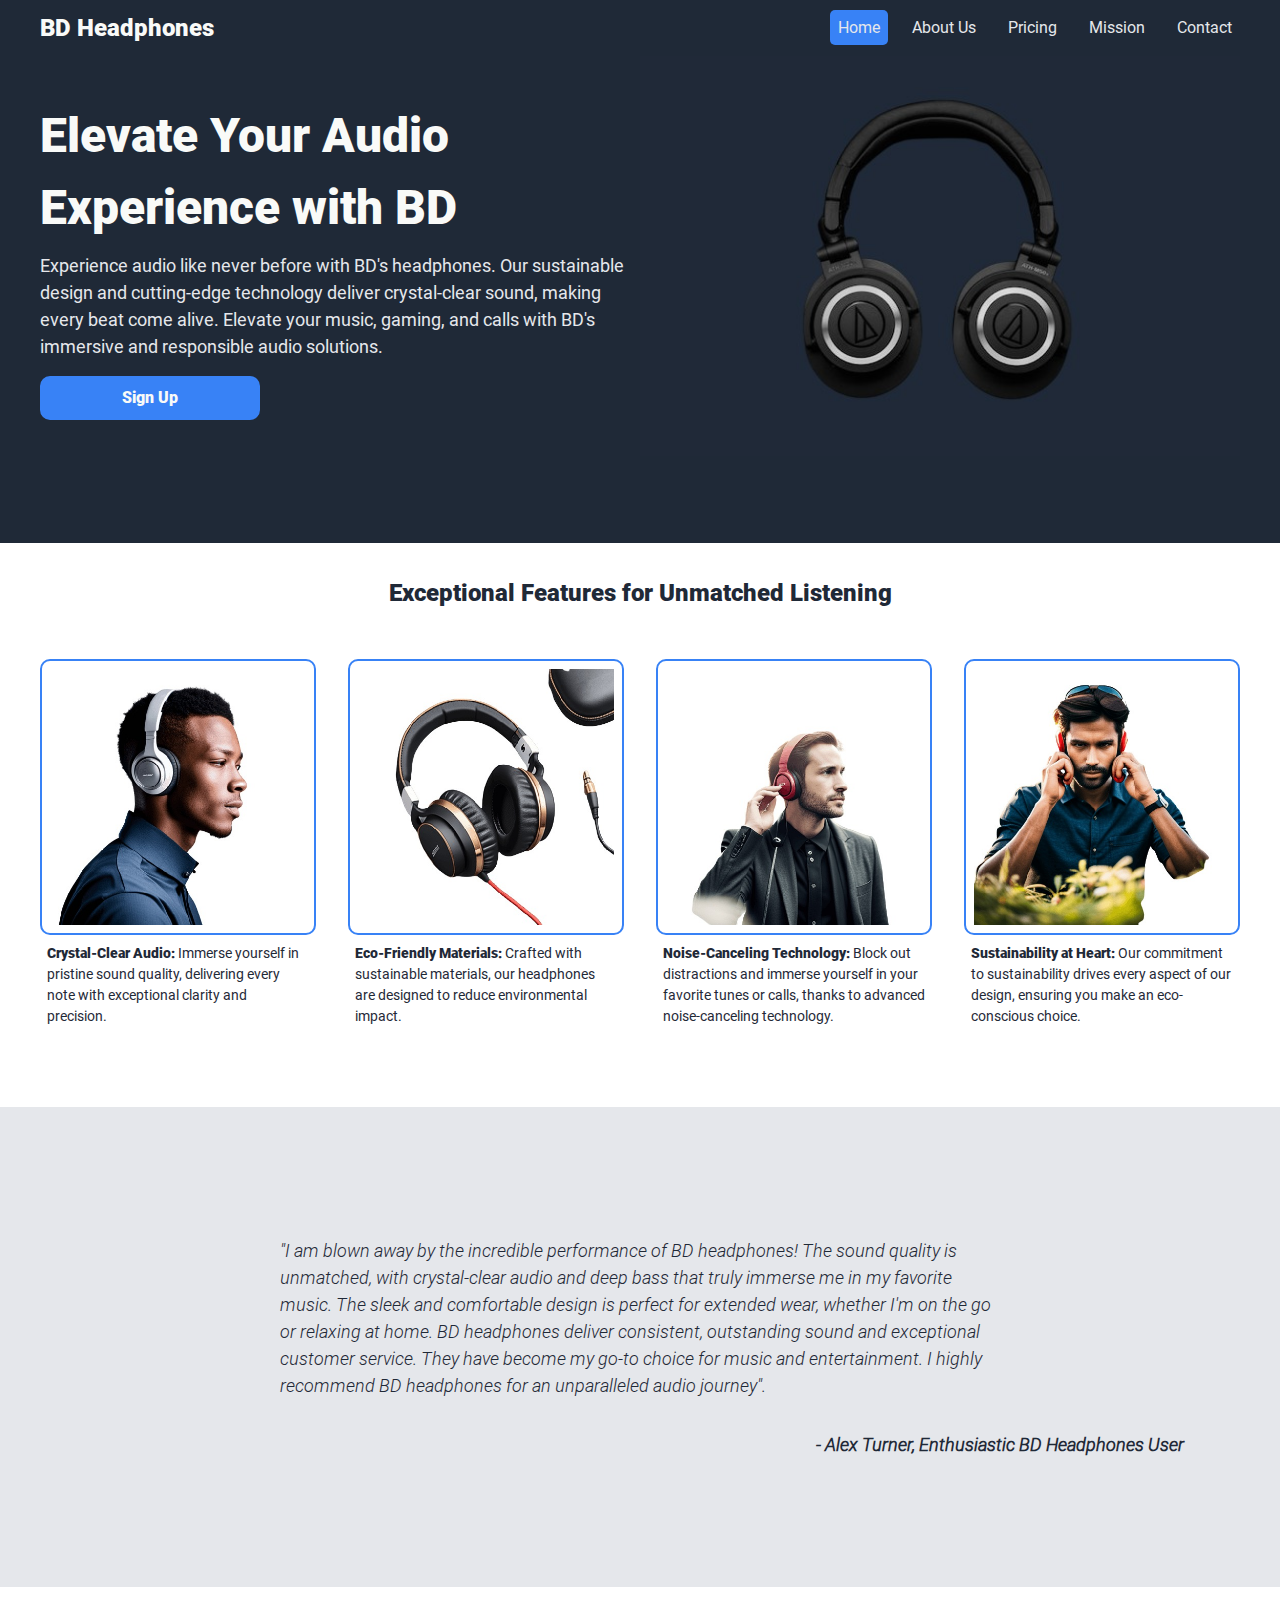
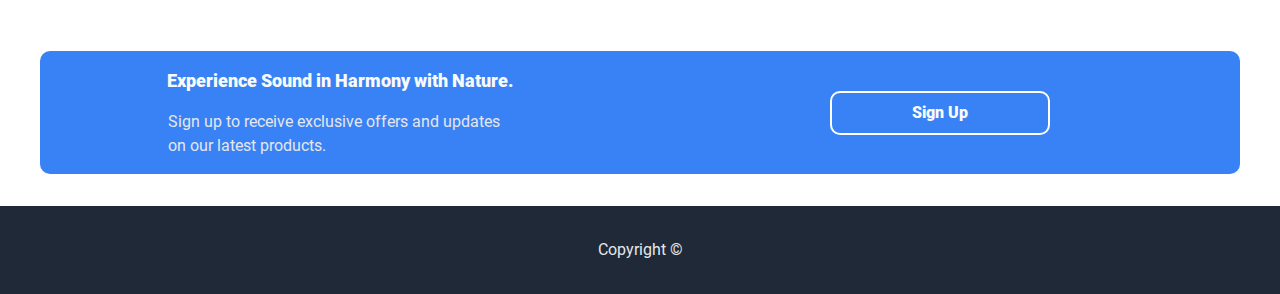
<file: index.html>
<!DOCTYPE html>
<html lang="en">
<head>
    <meta charset="UTF-8">
    <meta name="viewport" content="width=device-width, initial-scale=1.0">
    <link rel="stylesheet" href="main.css">
    <link rel="icon" type="image/x-icon" href="assets/images/favicon.png">
    <title>BD Headphones</title>
</head>
<body>
    <header class="navbar container-wide">
        <nav class="navbar-links container">
            <div class="navbar-logo">
                <h2 class="navbar-logo-text"><a href="./index.html">BD Headphones</a></h2>
            </div>
            <ul>
                <li><a class="nav-selected" href="#">Home</a></li>
                <li><a href="./about.html">About Us</a></li>
                <li><a href="./pricing.html">Pricing</a></li>
                <li><a href="./sustainability.html">Mission</a></li>
                <li><a href="./contact.html">Contact</a></li>
            </ul>
        </nav>
    </header>
    <main>
        <section class="hero container-wide">
            <div class="hero-content container">
                <div class="hero-text">
                    <h1>Elevate Your Audio Experience with BD</h1>
                    <p>
                        Experience audio like never before with BD's headphones.
                        Our sustainable design and cutting-edge technology deliver crystal-clear sound, making every beat come alive.
                        Elevate your music, gaming, and calls with BD's immersive and responsible audio solutions.
                    </p>
                    <button class="hero-btn button">Sign Up</button>
                </div>
                <picture class="hero-img">
                    <img src="./assets/images/hero-img.jpg" alt="BD Headphones - Elevate Your Audio Experience">
                </picture>
            </div>
        </section>
        <section class="features-section container-wide">
            <h2 class="features-header">Exceptional Features for Unmatched Listening</h2>
            <div class="features-content container">
                <figure class="features">
                    <picture class="features-img">
                        <img src="./assets/images/feature-img-1.jpg" alt="Crystal-Clear Audio - Immerse yourself in pristine sound quality">
                    </picture>
                    <figcaption><span>Crystal-Clear Audio:</span> Immerse yourself in pristine sound quality, delivering every note with exceptional clarity and precision.</figcaption>
                </figure>
                <figure class="features">
                    <picture class="features-img">
                        <img src="./assets/images/feature-img-2.jpg" alt="Eco-Friendly Materials - Crafted with sustainable materials">
                    </picture>
                    <figcaption><span>Eco-Friendly Materials:</span> Crafted with sustainable materials, our headphones are designed to reduce environmental impact.</figcaption>
                </figure>
                <figure class="features">
                    <picture class="features-img">
                        <img src="./assets/images/feature-img-3.jpg" alt="Noise-Canceling Technology - Block out distractions and immerse yourself in your favorite tunes or calls">
                    </picture>
                    <figcaption><span>Noise-Canceling Technology:</span> Block out distractions and immerse yourself in your favorite tunes or calls, thanks to advanced noise-canceling technology.</figcaption>
                </figure>
                <figure class="features">
                    <picture class="features-img">
                        <img src="./assets/images/feature-img-4.jpg" alt="Sustainability at Heart - Our commitment to sustainability drives every aspect of our design">
                    </picture>
                    <figcaption><span>Sustainability at Heart:</span> Our commitment to sustainability drives every aspect of our design, ensuring you make an eco-conscious choice.</figcaption>
                </figure>
            </div>
        </section>
        <section class="testimonial container-wide">
            <blockquote class="testimonial-content container">
                <p class="testimonial-text">
                    "I am blown away by the incredible performance of BD headphones!
                    The sound quality is unmatched, with crystal-clear audio and deep bass that truly immerse me in my favorite music.
                    The sleek and comfortable design is perfect for extended wear, whether I'm on the go or relaxing at home.
                    BD headphones deliver consistent, outstanding sound and exceptional customer service.
                    They have become my go-to choice for music and entertainment.
                    I highly recommend BD headphones for an unparalleled audio journey".
                </p>
                <div class="author-container">
                    <p class="testimonial-author">- Alex Turner, Enthusiastic BD Headphones User</p>
                </div>
            </blockquote>
        </section>
        <section class="cta container">
            <div class="cta-text">
                <h3>Experience Sound in Harmony with Nature.</h3>
                <p>Sign up to receive exclusive offers and updates on our latest products.</p>
            </div>
            <div class="cta-btn container">
                <button class="button">Sign Up</button>
            </div>
        </section>
    </main>
    <footer class="footer container-wide">
        <p>Copyright ©</p>
    </footer>
</body>
</html>
</file>
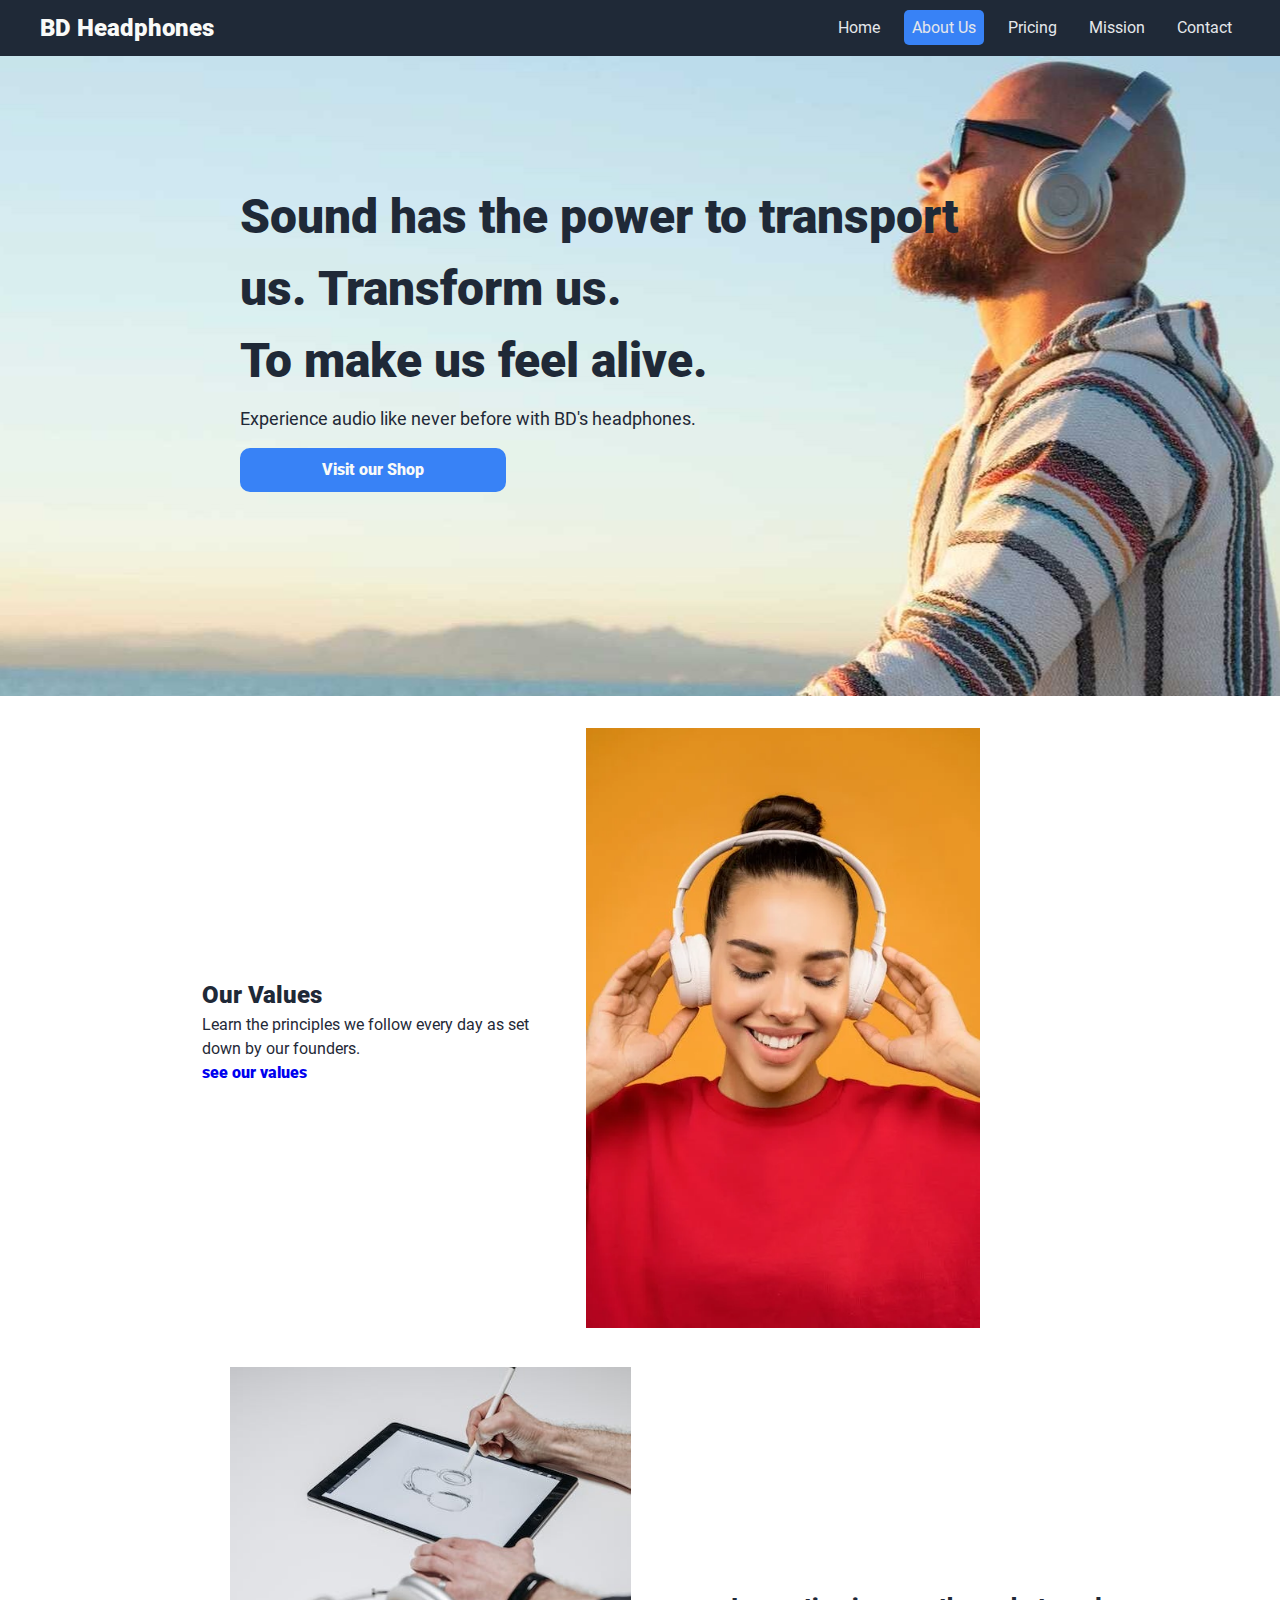
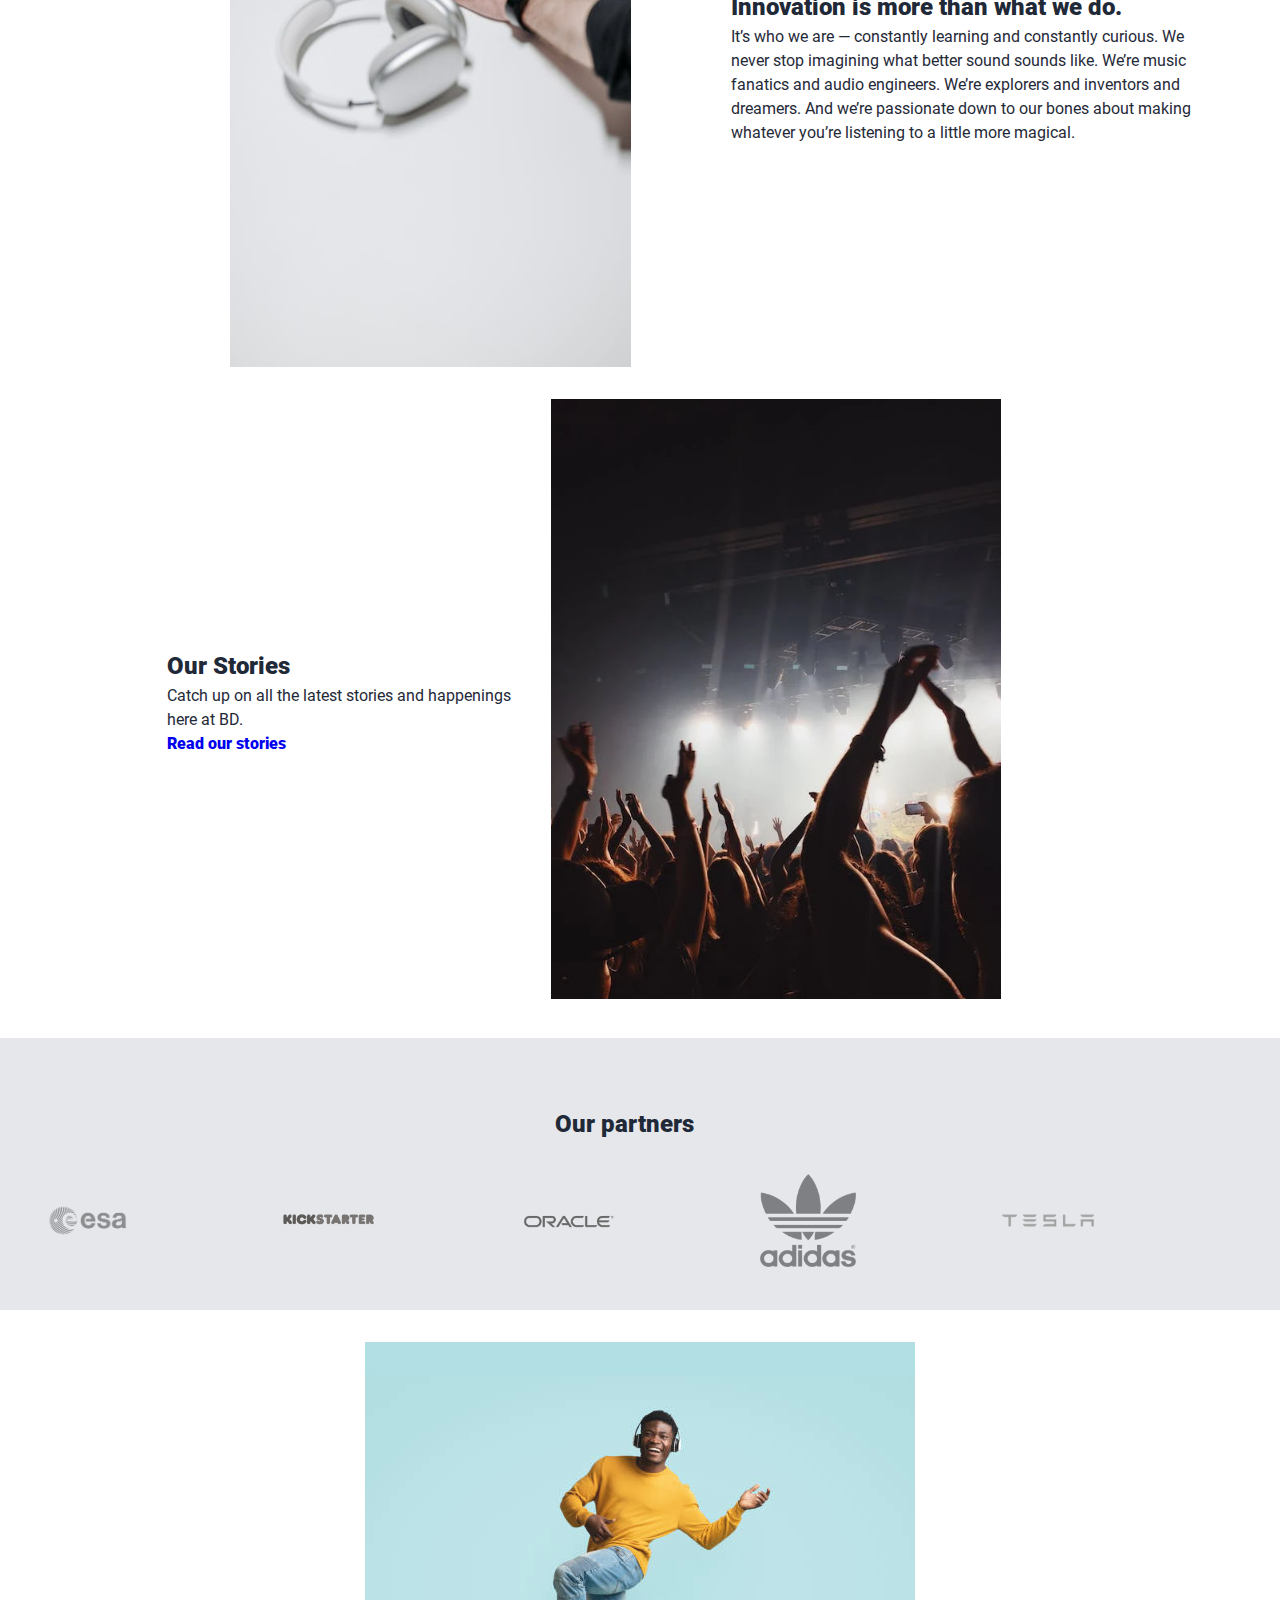
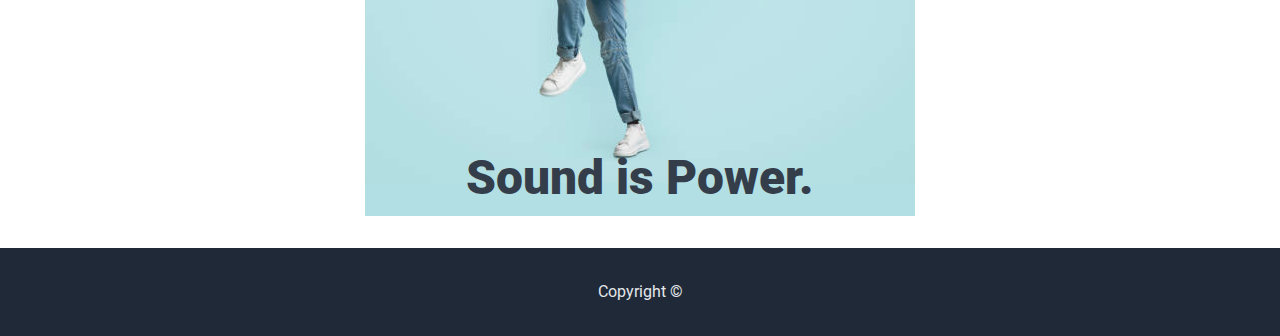
<file: about.html>
<!DOCTYPE html>
<html lang="en">
<head>
	<meta charset="UTF-8">
	<meta name="viewport" content="width=device-width, initial-scale=1.0">
	<link rel="stylesheet" href="main.css">
	<link rel="icon" type="image/x-icon" href="assets/images/favicon.png">
	<title>BD Headphones - About us</title>
</head>
<body>
	<header class="navbar container-wide">
		<nav class="navbar-links container">
			<div class="navbar-logo">
			<h2 class="navbar-logo-text"><a href="./index.html">BD Headphones</a></h2>
			</div>
			<ul>
				<li><a href="./index.html">Home</a></li>
				<li><a class="nav-selected" href="./about.html">About Us</a></li>
				<li><a href="./pricing.html">Pricing</a></li>
				<li><a href="./sustainability.html">Mission</a></li>
				<li><a href="./contact.html">Contact</a></li>
			</ul>
		</nav>
	</header>
	<main class="about-main">
		<section class="about-hero container-wide">
			<div class="about-hero-content container">
				<div class="about-hero-text">
					<h1>Sound has the power to transport us. Transform us. <br/>To make us feel alive. </h1>
					<p> 
						Experience audio like never before with BD's headphones.
					</p>
					<a href="./pricing.html"><button class="hero-btn button">Visit our Shop</button></a>
				</div>
			</div>
		</section>
		<section class="values-section container-wide">
			<div class="values-text container">
				<h2>Our Values</h2>
				<p>Learn the principles we follow every day as set down by our founders.</p>
				<a href="#"><h4>see our values</h4></a>
			</div>
			<figure class="values-img">
				<img src="./assets/images/experience.webp" alt="feature-1" loading="lazy">
			</figure>
		</section>
		<section class="innovation-section container-wide">
			<div class="innovation-img">
				<img src="./assets/images/Innvation.jpeg" alt="feature-1" loading="lazy">
			</div>
			<div class="innovation-text">
				<h2>Innovation is more than what we do.</h2>
				<p>
					It’s who we are — constantly learning and constantly curious. 
					We never stop imagining what better sound sounds like. We’re music fanatics and audio engineers. 
					We’re explorers and inventors and dreamers. 
					And we’re passionate down to our bones about making whatever you’re listening to a little more magical.
				</p>
			</div>
		</section>
		<section class="values-section container-wide">
			<div class="values-text container">
				<h2>Our Stories</h2>
				<p>Catch up on all the latest stories and happenings here at BD.</p>
				<a href="#"><h4>Read our stories</h4></a>
			</div>
			<figure class="values-img">
				<img src="./assets/images/concert.webp" alt="feature-1" loading="lazy">
			</figure>
		</section>
		<section class="partners container">
			<div class="partners-content container">
				<h2 class="partners-header-text">Our partners</h2>
				<div class="partners-img">
					<a href="https://www.esa.int/" target="_blank"><img src="./assets/images/esa.png"></a>
					<a href="https://www.kickstarter.com/" target="_blank"><img src="./assets/images/kickstarter-grey-logo.png"></a>
					<a href="https://www.oracle.com/" target="_blank"><img src="./assets/images/oracle.png"></a>
					<a href="https://www.adidas.com/us" target="_blank"><img src="./assets/images/adidas.png"></a>
					<a href="https://www.tesla.com/en_eu" target="_blank"><img src="./assets/images/tesla.png"></a>
				</div>
			</div>
		</section>
		<section class="ad-section container-wide">
			<div class="ad-text container">
				<h2>Sound is Power.</h2>
			</div>
		</section>   
	</main>
	<footer class="footer container">
		<p>Copyright ©</p>
	</footer>
</body>
</html>
</file>
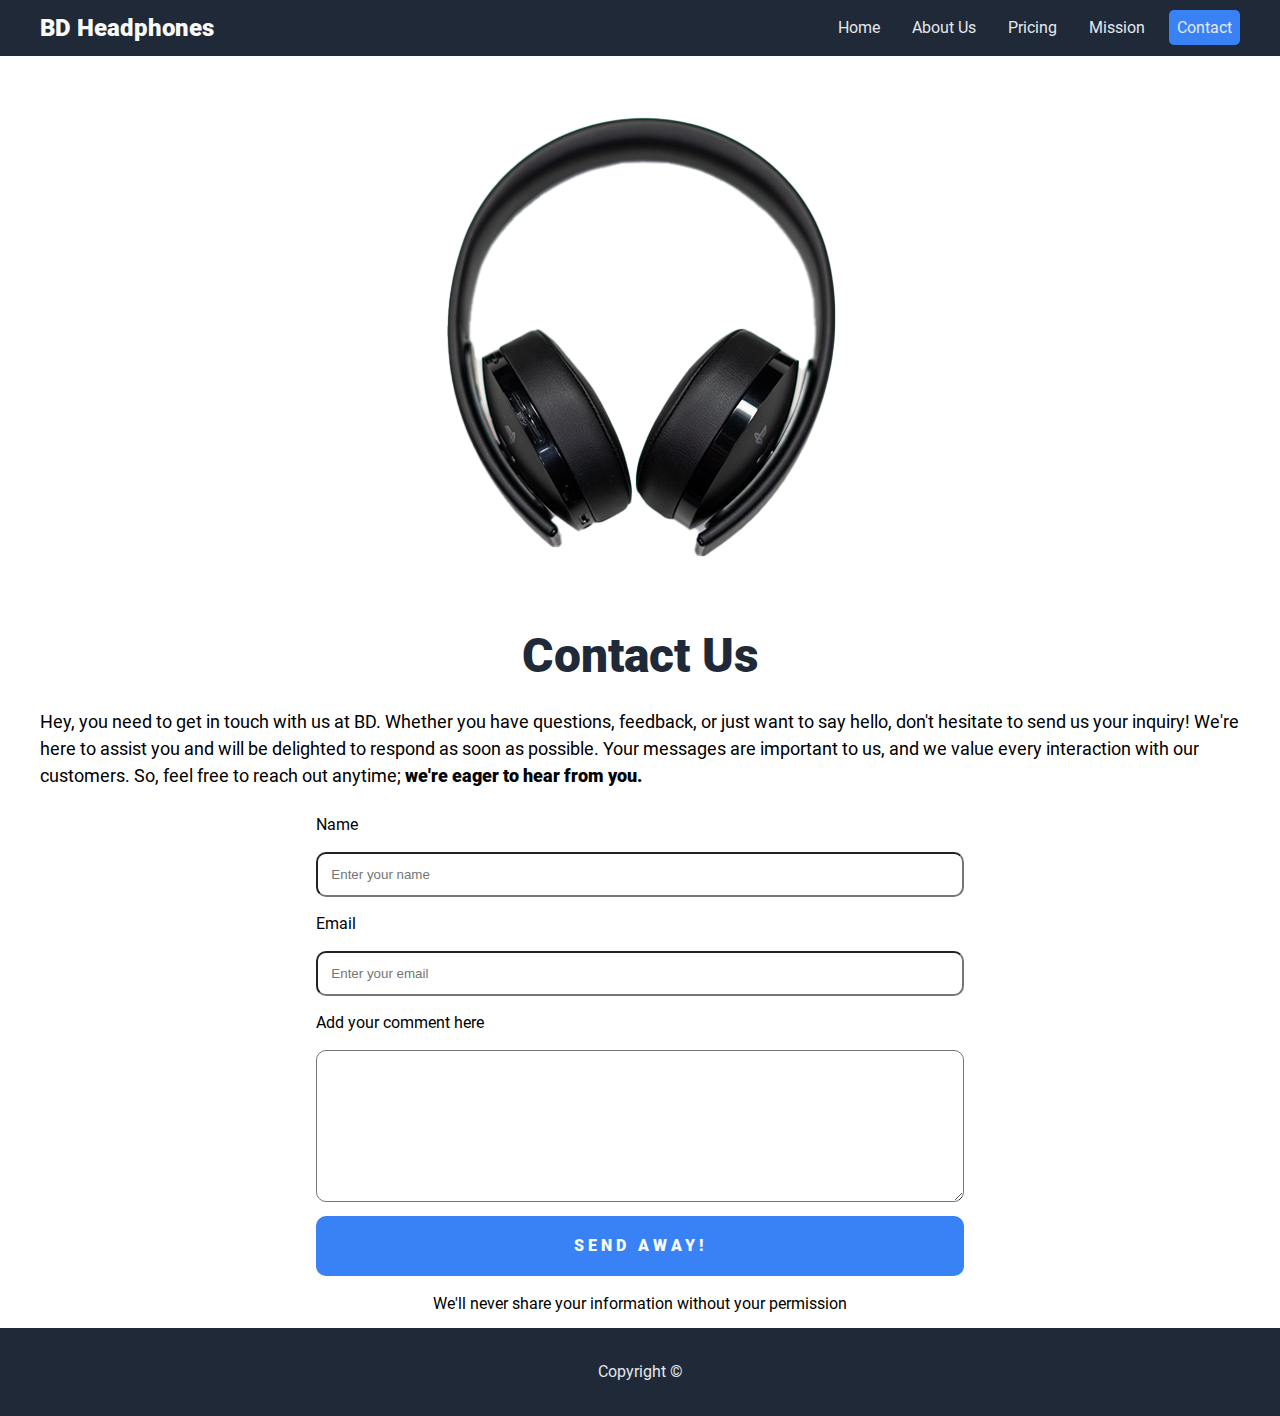
<file: contact.html>
<!DOCTYPE html>
<html lang="en">
<head>
	<meta charset="UTF-8">
	<meta name="viewport" content="width=device-width, initial-scale=1.0">
	<link rel="stylesheet" href="main.css">
	<link rel="icon" type="image/x-icon" href="assets/images/favicon.png">
	<title>BD Headphones - Contact Us</title>
</head>
<body>
	<header class=" navbar container-wide">
		<nav class="navbar-links container">
			<div class="navbar-logo">
				<h2 class="navbar-logo-text"><a href="./index.html">BD Headphones</a></h2>
			</div>
			<ul>
				<li><a href="./index.html">Home</a></li>
				<li><a href="#">About Us</a></li>
				<li><a href="./pricing.html">Pricing</a></li>
				<li><a href="./sustainability.html">Mission</a></li>
				<li><a class="nav-selected" href="#">Contact</a></li>
			</ul>
		</nav>
	</header>
	<main>
		<section class="contact container">
			<div class="contact-form-img">
				<img src="./assets/images/bd.png" alt="Image of the BD headphones">
			</div>
			<h1 class="contact-title">Contact Us</h1>
			<p class="contact-text">
				Hey, you need to get in touch with us at BD. Whether you have questions, feedback, or just want to say hello, don't hesitate to send us your inquiry! We're here to assist you and will be delighted to respond as soon as possible. Your messages are important to us, and we value every interaction with our customers. So, feel free to reach out anytime; <strong>we're eager to hear from you.</strong>
			</p>
			<form class="contact-form" action="#" method="post">
				<label for="name">Name</label>
				<input class="contact-input"  type="text" id="name" placeholder="Enter your name" required>
				<label  for="email">Email</label>
				<input class="contact-input" type="email" id="email" placeholder="Enter your email" required>
				<label for="message">Add your comment here</label>
				<textarea class="contact-textarea" name="" id="message" cols="30" rows="10"></textarea>
				<button class="form-btn" type="submit">Send away!</button>
			</form>
			<p>We'll never share your information without your permission</p>
		</section>
	</main>
	<footer class="footer container-wide">
		<p>Copyright ©</p>
	</footer>
</body>
</html>
</file>
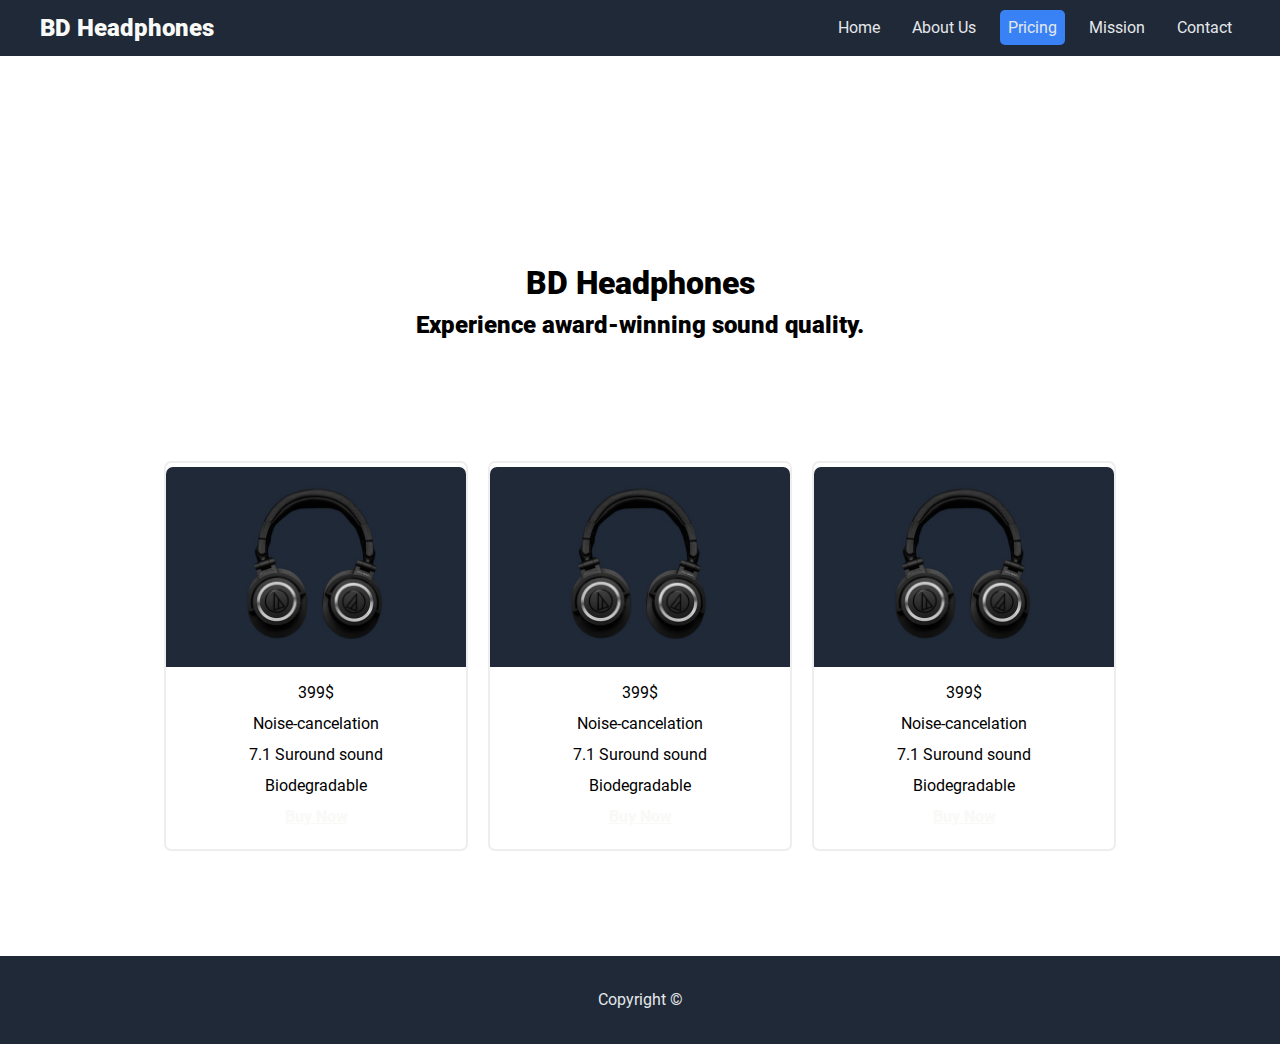
<file: pricing.html>
<!DOCTYPE html>
<html lang="en">
<head>
    <meta charset="UTF-8">
    <meta name="viewport" content="width=device-width, initial-scale=1.0">
    <link rel="stylesheet" href="main.css">
    <link rel="icon" type="image/x-icon" href="assets/images/favicon.png">
    <title>BD Headphones - Pricing</title>
    <link rel="icon" type="image/x-icon" href="assets/images/favicon.png">
</head>
<body>
    <header class=" navbar container-wide">
        <nav class="navbar-links container">
            <div class="navbar-logo">
                <h2 class="navbar-logo-text"><a href="./index.html">BD Headphones</a></h2>
            </div>
            <ul>
                <li><a href="./index.html">Home</a></li>
                <li><a href="./about.html">About Us</a></li>
                <li><a class="nav-selected" href="#">Pricing</a></li>
                <li><a href="./sustainability.html">Mission</a></li>
                <li><a href="./contact.html">Contact</a></li>
            </ul>
        </nav>
    </header>
    <main>
        <section class="product-section">
            <h1 class="brand-name-header">BD Headphones</h1>
            <h2 class="brand-name-text">Experience award-winning sound quality.</h2>
        </section>
        <section class="pricing-section">
            <div class="columns">
                <ul class="price">
                    <li><img class="pricing-page-img"src="./assets/images/hero-img.jpg" alt="BD Headphone"></li>
                    <li>399$</li>
                    <li>Noise-cancelation</li>
                    <li>7.1 Suround sound</li>
                    <li>Biodegradable</li>
                    <li class="#"><a href="#" class="button">Buy Now</a></li>
                </ul>
            </div>
            <div class="columns">
                <ul class="price">
                    <li><img class="pricing-page-img" src="./assets/images/hero-img.jpg" alt="BD Headphone"></li>
                    <li>399$</li>
                    <li>Noise-cancelation</li>
                    <li>7.1 Suround sound</li>
                    <li>Biodegradable</li>
                    <li class="#"><a href="#" class="button">Buy Now</a></li>
                </ul>
            </div>
            <div class="columns">
                <ul class="price">
                    <li><img class="pricing-page-img" src="./assets/images/hero-img.jpg" alt="BD Headphone"></li>
                    <li>399$</li>
                    <li>Noise-cancelation</li>
                    <li>7.1 Suround sound</li>
                    <li>Biodegradable</li>
                    <li class="#"><a href="#" class="button">Buy Now</a></li>
                </ul>
            </div>
        </section>
    </main>
    <footer class="footer container-wide">
        <p>Copyright ©</p>
    </footer>
</body>
</html>
</file>
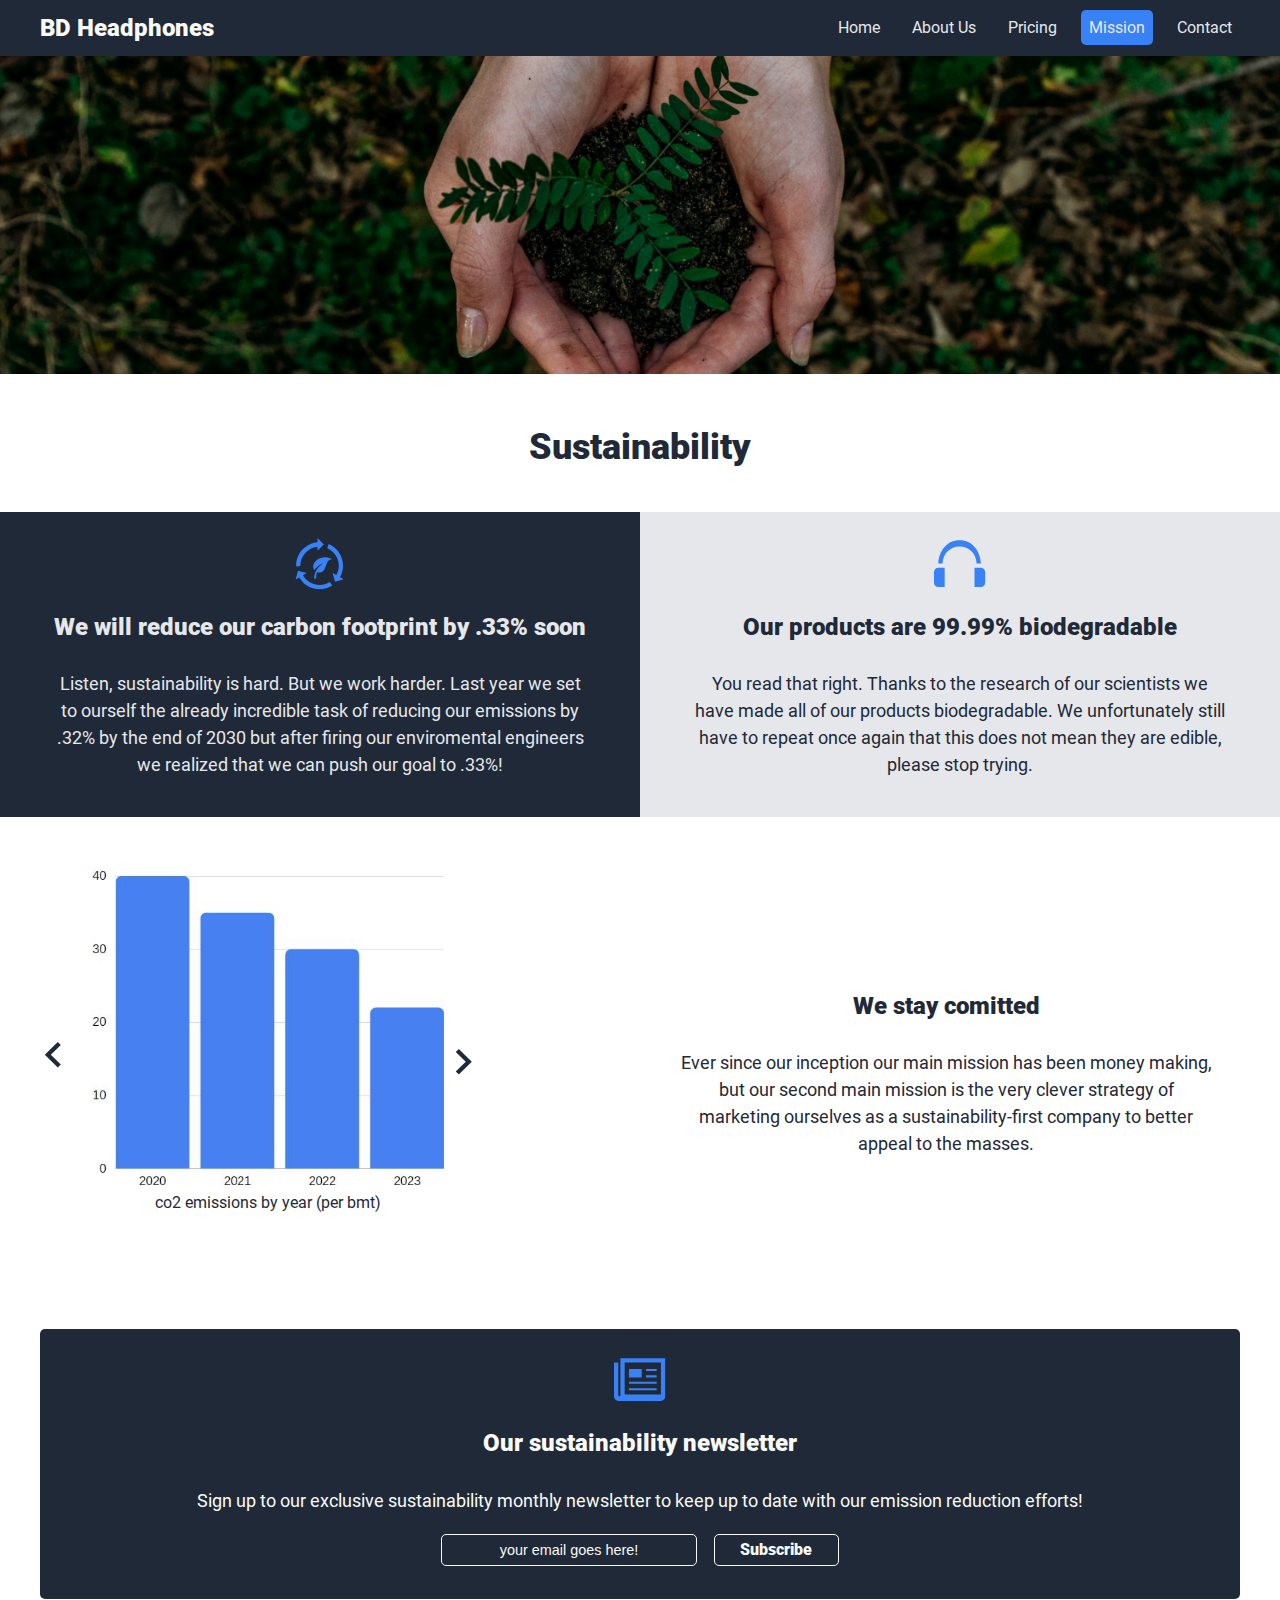
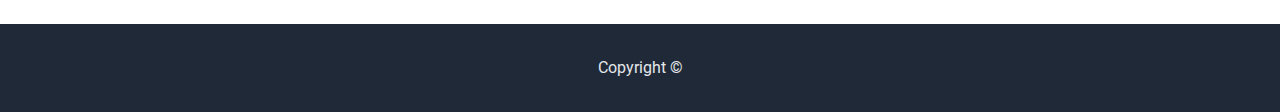
<file: sustainability.html>
<!DOCTYPE html>
<html lang="en">
<head>
    <meta charset="UTF-8">
    <meta name="viewport" content="width=device-width, initial-scale=1.0">
    <title>BD Headphones - Sustainability</title>
    <link rel="stylesheet" href="main.css">
    <link rel="icon" type="image/x-icon" href="assets/images/favicon.png">
</head>
<body>
    <header class=" navbar container-wide">
        <nav class="navbar-links container">
            <div class="navbar-logo">
                <h2 class="navbar-logo-text"><a href="./index.html">BD Headphones</a></h2>
            </div>
            <ul>
                <li><a href="./index.html">Home</a></li>
                <li><a href="./about.html">About Us</a></li>
                <li><a href="./pricing.html">Pricing</a></li>
                <li><a class="nav-selected" href="#">Mission</a></li>
                <li><a href="./contact.html">Contact</a></li>
            </ul>
        </nav>
    </header>
    <main>
        <section class="container-wide sustainability">
            <img src="assets/images/sustainability-hero.jpg" alt="hands holding sprout">
            <h1>Sustainability</h1>
            <section class="sustainability-categories">
                <section class="sustainability-category">
                    <svg xmlns="http://www.w3.org/2000/svg" width="24" height="24" viewBox="0 0 24 24"><path d="M23.322 19.318l-4.072 1.192-1.193-4.072 1.763.964c.737-1.305 1.18-2.798 1.18-4.402 0-3.681-2.224-6.849-5.396-8.242l.623-1.914c3.975 1.657 6.772 5.579 6.772 10.156 0 1.953-.521 3.779-1.416 5.367l1.739.951zm-11.323 2.682c-3.332 0-6.24-1.825-7.796-4.523l1.769-1.026-4.102-1.089-1.089 4.1 1.694-.982c1.899 3.295 5.447 5.52 9.524 5.52 2.202 0 4.248-.654 5.969-1.768l-1.24-1.588c-1.376.854-2.994 1.356-4.729 1.356zm-8.994-8.876l-.006-.124c0-4.625 3.51-8.433 8.004-8.932l-.004 1.932 3.005-2.996-2.995-3.004-.003 2.05c-5.61.503-10.007 5.21-10.007 10.95l.021.402 1.985-.278zm6.126-.564c-.251.862-.146 1.768.415 2.571.904-1.333 2.588-2.767 3.76-3.039-2.395 1.731-3.735 4.16-3.909 6.908h1.011c-.023-1.038.125-2.345.497-2.934.911.302 1.924.125 2.797-.613 1.724-1.463 1.077-5.14 4.112-5.564-4.07-2.224-7.943.124-8.683 2.671z"/></svg>
                    <h2>We will reduce our carbon footprint by .33% soon</h2>
                    <p>
                        Listen, sustainability is hard. But we work harder. Last year we set to ourself the already incredible 
                        task of reducing our emissions by .32% by the end of 2030 but after firing our enviromental engineers 
                        we realized that we can push our goal to .33%!
                    </p>
                </section>
                <section class="sustainability-category">
                    <svg xmlns="http://www.w3.org/2000/svg" width="24" height="24" viewBox="0 0 24 24"><path d="M2 12c.229-6.013 4.042-11 10-11s9.771 4.987 10 11h-2c-.256-4.918-3.539-8.031-8-8.022-4.461-.009-7.744 3.104-8 8.022h-2zm22 4.039c0-1.126-.913-2.039-2.039-2.039h-2.961v9h2.961c1.126 0 2.039-.913 2.039-2.039v-4.922zm-24 0c0-1.126.913-2.039 2.039-2.039h2.961v9h-2.961c-1.126 0-2.039-.913-2.039-2.039v-4.922z"/></svg>
                    <h2>Our products are 99.99% biodegradable</h2>
                    <p>
                        You read that right. Thanks to the research of our scientists we have made all of our products 
                        biodegradable. We unfortunately still have to repeat once again that this does not mean they
                        are edible, please stop trying.
                    </p>
                </section>
            </section>
            <section class="sustainability-chart container">
                <div class="carousel">
                    <input type="radio" name="carousel" id="chart-1" checked>
                    <input type="radio" name="carousel" id="chart-2">
                    <input type="radio" name="carousel" id="chart-3">
                    <label for="chart-1"><svg xmlns="http://www.w3.org/2000/svg" width="24" height="24" viewBox="0 0 24 24"><path d="M16.67 0l2.83 2.829-9.339 9.175 9.339 9.167-2.83 2.829-12.17-11.996z"/></svg></label>
                    <label for="chart-2"><svg xmlns="http://www.w3.org/2000/svg" width="24" height="24" viewBox="0 0 24 24"><path d="M16.67 0l2.83 2.829-9.339 9.175 9.339 9.167-2.83 2.829-12.17-11.996z"/></svg></label>
                    <label for="chart-3"><svg xmlns="http://www.w3.org/2000/svg" width="24" height="24" viewBox="0 0 24 24"><path d="M16.67 0l2.83 2.829-9.339 9.175 9.339 9.167-2.83 2.829-12.17-11.996z"/></svg></label>
                    <div class="carousel-items">
                        <figure id="figure-1">
                            <img src="assets/images/chart.jpg" alt="bar chart showing co2 emissions for BD Headphones yearly">
                            <figcaption>co2 emissions by year (per bmt)</figcaption>
                        </figure>
                        <figure id="figure-2">
                            <img src="assets/images/chart-2.jpg" alt="bar chart showing co2 emissions for BD Headphones monthly">
                            <figcaption>co2 emissions by month (per bmt)</figcaption>
                        </figure>
                        <figure id="figure-3">
                            <img src="assets/images/chart-3.jpg" alt="bar chart showing co2 emissions for BD Headphones weekly during july">
                            <figcaption>co2 emissions this month by week (per bmt)</figcaption>
                        </figure>
                    </div>
                </div>
                <div class="comitted">
                    <h2>We stay comitted</h2>
                    <p>
                        Ever since our inception our main mission has been money making, but our second main mission is the 
                        very clever strategy of marketing ourselves as a sustainability-first company to better appeal to the
                        masses.
                    </p>
                </div>
            </section>
            <section class="sustainability-newsletter container">
                <svg xmlns="http://www.w3.org/2000/svg" width="24" height="24" viewBox="0 0 24 24"><path d="M7 16h13v1h-13v-1zm13-3h-13v1h13v-1zm0-6h-5v1h5v-1zm0 3h-5v1h5v-1zm-17-8v17.199c0 .771-1 .771-1 0v-15.199h-2v15.98c0 1.115.905 2.02 2.02 2.02h19.958c1.117 0 2.022-.904 2.022-2.02v-17.98h-21zm19 17h-17v-15h17v15zm-9-12h-6v4h6v-4z"/></svg>
                <h2>Our sustainability newsletter</h2>
                <p>Sign up to our exclusive sustainability monthly newsletter to keep up to date with our emission reduction efforts!</p>
                <form>
                    <input id="newsletter-email" minlength="6" maxlength="320" required placeholder="your email goes here!" type="email">
                    <svg xmlns="http://www.w3.org/2000/svg" width="24" height="24" viewBox="0 0 24 24"><path d="M12 2c5.514 0 10 4.486 10 10s-4.486 10-10 10-10-4.486-10-10 4.486-10 10-10zm0-2c-6.627 0-12 5.373-12 12s5.373 12 12 12 12-5.373 12-12-5.373-12-12-12zm-1.959 17l-4.5-4.319 1.395-1.435 3.08 2.937 7.021-7.183 1.422 1.409-8.418 8.591z"/></svg>
                    <button type="submit">Subscribe</button>
                </form>
            </section>
        </section>
    </main>
    <footer class="footer container-wide">
        <p>Copyright ©</p>
    </footer>
</body>
</html>
</file>
<file: main.css>
@font-face {
    font-family: 'Roboto';
    src: url('./assets/fonts/Roboto-Regular.ttf');
}

@font-face{
    font-family: 'Roboto';
    src: url('./assets/fonts/Roboto-Black.ttf');
    font-weight: 700;
}

@font-face{
    font-family: 'Roboto';
    src: url('./assets/fonts/Roboto-LightItalic.ttf');
    font-weight: 300;
    font-style: italic;
}

:root{
    /* Typography */
        --font-family: 'Roboto', sans-serif;

        /*Hero Section */

            --hero-main-text-font-size: 48px;
            --hero-main-text-font-weight:bolder;

            --hero-secondary-text:18px;

        /*Header Section */

            --header-link-font-size:18px;
            --header-logo-font-size:24px;


        /* Info Section */
            --info-section-header-font-size:36px;
            --info-section-header-font-weight:bolder;

        /*Quote Section */
            --quote-section-font-size:18px;
            --quote-section-font-style: 'Roboto-Light-Italic';


    /* Background Colors */
        --dark-bg-color: #1F2937;
        --quote-section-bg-color:#E5E7EB;

    /*Hero Section */

        --hero-main-text-color:#F9FAF8;
        --hero-secondary-text-color:#E5E7EB;

    /*Header Section */

        --header-link-text-color:#E5E7EB;
        --header-logo-text-color:#F9FAF8;   

    /* Info Section */
        --info-section-header-text-color:#1F2937;

    /*Quote Section */
        --quote-section-text-color:#1F2937;
    
    



    /* Button */
        --button-color:#3882F6;
}


  /* Global Styles */

    *, *::before, *::after {
        box-sizing: border-box;
        margin:0;
        padding:0;
    }


    button{
        font:inherit;
    }
    body {
        font-family: var(--font-family);
        min-height: 100vh;
        width:100vw;
        line-height: 1.5;
        display: flex;
        flex-direction: column;
        justify-content: center;
        align-items: center;
        overflow-x:hidden;
    }
    
    main {
        min-height: 100vh;
        display: flex;
        flex-direction: column;
        justify-content:center;
        align-items: center;
    }
    
    header {
        background-color: var(--dark-bg-color);
        color: var(--header-link-text-color);
        padding: 10px 0;
    }

    span{
        font-weight:700;
    }
    
    .container {
        width: 100%;
        max-width: 75rem
    }
    
    .container-wide {
        width: 100vw;
        max-width: 100%;
    }

    .button{
        border-radius: 10px;
        font-weight: 700;
        color: var(--hero-main-text-color);
        height:auto;
        padding: 0.5rem 5rem;
        font-weight: 700;
        cursor:pointer;
        transition: all 0.3s ease-in-out;


    }

    /* Header Section */

    /* Navbar */
  
        .navbar {
            display: flex;
            flex-direction: column;
            justify-content: space-between;
            align-items: center;
            height:100%;
            width:100%;
        }
        
        .navbar-links {
            display: flex;
            flex-direction: row;
            justify-content: flex-start;
            align-items: center;
            width: 100%;
        }
        
        .navbar-logo {
            display: flex;
            flex: 1;
            justify-content: flex-start;
            align-items: flex-start;

        }
        
        .navbar-logo-text a{
            font-size: var(--header-logo-font-size);
            font-weight: var(--hero-main-text-font-weight);
            color: var(--header-logo-text-color);
            text-decoration: none;
        }
        
        .navbar ul {
            display: flex;
            list-style: none;
            flex-direction: row;
            justify-content: center;
            align-items: center;
        }
        
        .navbar ul li {
            margin-left: 1rem;
        }
        
        .navbar ul li a {
            color: var(--header-link-text-color);
            text-decoration: none;
            padding: 0.5rem 0.5rem;
        }
        
        .navbar ul li a:hover,nav a.nav-selected {
            background-color: var(--button-color);  
            border-radius: 5px;
            transition: all 0.3s ease-in-out;
        }

      
    /* Hero Section */
    
        .hero {
            display: flex;
            flex-direction: row;
            justify-content: center;
            align-items:center;
            background-color: var(--dark-bg-color);
            margin-bottom:2rem;
        }

        .hero-content{
            display: flex;
            flex-direction: row;
            justify-content: center;
            align-items:center;
            background-color: var(--dark-bg-color);
            margin-bottom:5rem;
        }
        
        .hero-text {
            display: flex;
            flex-direction: column;
            justify-content: center;
            align-items: flex-start;
            width:50%;
        }
        
        .hero-text h1 {
            font-size: var(--hero-main-text-font-size);
            font-weight: var(--hero-main-text-font-weight);
            color: var(--hero-main-text-color);
            margin-bottom:0.5rem;
        }
        
        .hero-text p {
            font-size: var(--hero-secondary-text);
            color: var(--hero-secondary-text-color);
            margin-bottom:0.5rem;
        }
        
        .hero-img {
            width:50%;
        
        }
        
        .hero-img img {
            width: 100%;
            height: 100%;
            object-fit: cover;
        
        }
  
        .hero-btn {
            margin-top: 0.5rem;
            background-color: var(--button-color);
            color: var(--hero-main-text-color);
            border: 2.5px solid var(--button-color);
           
        }

        .hero-btn:hover{
            background-color: var(--hero-main-text-color);
            color: var(--button-color);
        }



/* Features Section */

        .features-header{
            margin-bottom:3rem;
            
        }

        .features-section{
            color: var(--info-section-header-text-color);
            display:flex;
            flex-direction:column;
            justify-content:center;
            align-items:center;
        }

        .features-content{
            display:flex;
            flex-direction:row;
            justify-content:center;
            align-items:flex-start;
            margin-bottom:5rem;
            gap:2rem;
        }

        .features{
            display:flex;
            flex-direction:column;
            justify-content:flex-start;
            align-items:center;
            width:25%;
         
        }

        .features-img{
            display:flex;
            flex-direction:column;
            justify-content:center;
            align-items:center;
            width:100%;
            margin-bottom:0.5rem;
        }

        .features img{
            width:100%;
            object-fit:cover;
            padding:0.5rem;
            border:2px solid var(--button-color);
            border-radius:10px;
        }

       

        .features figcaption{
            font-size: 14px;
            max-width:95%;   
        } 

/* Testimonial Section */
        .testimonial{
            display:flex;
            flex-direction:column;
            justify-content:center;
            align-items:center;
            background-color: var(--quote-section-bg-color);
            min-height:30rem;
            max-width:100%;
            margin-bottom:4rem;
        }

        .testimonial-content{
            display:flex;
            flex-direction:column;
            justify-content:center;
            align-items:center;
        }
       

        .testimonial p{
            font-size: var(--quote-section-font-size);
            font-style: italic;
            color: var(--quote-section-text-color);

        }

        .testimonial-text{
            margin-bottom: 2rem;
            width:60%;
        }

        .testimonial-author{  
            margin-left:45rem;
            margin-right:0;
            font-weight: var(--hero-main-text-font-weight);
        }
/* CTA Section */

        .cta{
            display:flex;
            flex-direction:row;
            justify-content:flex-start;
            align-items:center;
            margin:0 auto;
            background-color:var(--button-color);
            color: var(--hero-main-text-color);
            min-height:100%;
            border-radius:10px;
            margin-bottom:2rem;


        }

        .cta-text{
            display:flex;
            flex-direction:column;
            justify-content:center;
            align-items:center;
            width:100%;
           
        }

        .cta-text h3{
            font-size: 18px;
            font-weight: var(--info-section-header-font-weight);
            padding: 1rem;
        }

        .cta-text p{
            font-size: 16px;
            font-weight:300;
            color: var(--hero-secondary-text-color);
            padding-left:8rem;
            padding-right:8rem;
            padding-bottom:1rem;
            

        }
    
        .cta-btn{
            display:flex;
            flex-direction:column;
            justify-content:center;
            align-items:center;
        }
        .cta-btn button{
            background-color: var(--button-color);
            border:2px solid white;
        }

        .cta-btn button:hover {
            background-color: var(--hero-main-text-color);
            color: var(--button-color);
        }

        .footer{
            display:flex;
            flex-direction:row;
            justify-content:center;
            align-items:center;
            margin:0 auto;
            margin-top:5rem;
            background-color:var(--dark-bg-color);
            color: var(--hero-main-text-color);
            max-width:100%;
            min-height:100%;
            padding: 2rem;
        }
        

       

        

/* ------------------------------------ */
/*--------- SUSTAINABILITY PAGE --------*/
/* ------------------------------------ */


.sustainability {
    color: var(--info-section-header-text-color);
    text-align: center;
    margin-bottom: 2vw;
}

.sustainability > img {
    max-width: 100%;
}

.sustainability h1 {
    font-size: var(--info-section-header-font-size);
    font-weight: var(--info-section-header-font-weight);
    padding: 3vw 0;
    position: relative;
    width: 100%;
}

.sustainability .sustainability-categories {
    display: flex;
    justify-content: space-between;
}

.sustainability .sustainability-category {
    background-color: var(--quote-section-bg-color);
    box-sizing: border-box;
    padding: 2vw;
    width: 50%;
}

.sustainability .sustainability-category:first-of-type {
    background-color: var(--quote-section-text-color);
    color: var(--quote-section-bg-color);
}

.sustainability h2 {
    padding: 1vw;
}

.sustainability h2 i {
    font-weight: bolder;
}

.sustainability p {
    font-size: var(--header-link-font-size);
    padding: 1vw 2vw;
}

.sustainability svg {
    fill: var(--button-color);
    height: 4vw;
    width: 4vw;
}

.sustainability-chart {
    box-sizing: border-box;
    display: flex;
    justify-content: space-between;
    margin: 0 auto;
    padding: 4vw 0;
}

.sustainability-chart .carousel {
    position: relative;
    padding: 0 4vw;
}

.sustainability-chart .carousel input {
    display: none;
}

.sustainability-chart .carousel label {
    cursor: pointer;
    position: absolute;
    left: 0vw;
    top: 13vw;
}

.sustainability-chart .carousel label:hover svg {
    fill: var(--button-color);
}

.sustainability-chart .carousel label svg {
    fill: var(--dark-bg-color);
    width: 2vw;
    height: 2vw;
}

.sustainability-chart .carousel .carousel-items {
    position: relative;
    min-height: 32vw;
    min-width: 27.7vw;
}

.sustainability-chart .carousel figure {
    display: flex;
    flex-direction: column;
    position: absolute;
    top: 0;
    min-height: 32vw;
    min-width: 27.7vw;
    max-width: 100%;
    opacity: 0;
    transition: opacity 0.2s ease;
}

.sustainability-chart .carousel #chart-1:checked ~ label[for="chart-1"], .sustainability-chart .carousel #chart-2:checked ~ label[for="chart-2"], .sustainability-chart .carousel #chart-3:checked ~ label[for="chart-3"] {
    display: none;
}

.sustainability-chart .carousel #chart-1:checked ~ label[for="chart-2"] {
    left: 90%;
    rotate: 180deg;
}

.sustainability-chart .carousel #chart-2:checked ~ label[for="chart-3"] {
    left: 90%;
    rotate: 180deg;
}

.sustainability-chart .carousel #chart-3:checked ~ label[for="chart-1"] {
    left: 90%;
    rotate: 180deg;
}

.sustainability-chart .carousel #chart-1:checked ~ .carousel-items #figure-1, .sustainability-chart .carousel #chart-2:checked ~ .carousel-items #figure-2, .sustainability-chart .carousel #chart-3:checked ~ .carousel-items #figure-3 {
    opacity: 1;
}

.sustainability-chart figure img {
    max-width: 30vw;
}

.sustainability-chart .comitted {
    display: flex;
    flex-direction: column;
    justify-content: center;
    width: 49%;
}

.sustainability-newsletter {
    background-color: var(--dark-bg-color);
    border-radius: 5px;
    color: var(--hero-main-text-color);
    margin: 0 auto;
    padding: 2vw 0;
    width: 100%;
}

.sustainability-newsletter form input {
    background: transparent;
    border: 1px solid var(--hero-main-text-color);
    border-radius: 5px;
    box-sizing: border-box;
    color: var(--hero-main-text-color);
    font-size: 0.9em;
    height: 2.5vw;
    line-height: 1;
    margin-right: 1vw;
    text-align: center;
    width: 20vw;
}

.sustainability-newsletter input::placeholder, .sustainability-newsletter form button {
    color: var(--hero-main-text-color);
}

.sustainability-newsletter form input:active, .sustainability-newsletter form input:focus {
    outline: none;
}

.sustainability-newsletter form input:active::placeholder, .sustainability-newsletter form input:focus::placeholder {
    opacity: 0.3;
}

.sustainability-newsletter form svg {
    height: auto;
    opacity: 0;
    position: absolute;
    transform: translate(-3.5vw, 0.5vw);
    width: 1.5vw;
}

.sustainability-newsletter input:valid + svg {
    opacity: 1;
}

.sustainability-newsletter form button {
    background: transparent;
    border: 1px solid var(--header-logo-text-color);
    border-radius: 5px;
    cursor: pointer;
    font-size: 1em;
    font-weight: 600;
    height: 2.5vw;
    line-height: 1;
    padding: 0 2vw;
}

.sustainability-newsletter form button:hover {
    background: var(--header-logo-text-color);
    color: var(--dark-bg-color);
}

footer {
    color: var(--hero-main-text-color);
    background-color: var(--dark-bg-color);
    padding: 1.5vw 0;
    text-align: center;
}


/* ------------------------------------ */
/*--------- PRICING PAGE --------*/
/* ------------------------------------ */

.product-section {
    width: 100%;
    height: 300px;
    display: flex;
    flex-direction: column;
    justify-content: center;

}

.brand-name-header,
.brand-name-text {
    display: flex;
    justify-content: center;
}

.pricing-section {
    width: 100%;

}

.columns {
    float: left;
    padding: 10px;


}

.pricing-page-img {
    height: 200px;
    width: 300px;
    border-top-left-radius: 7px;
    border-top-right-radius: 7px;
}



.price {
    list-style-type: none;
    border: 2px solid #eee;
    margin: 0;
    padding: 0;
    -webkit-transition: 0.3s;
    transition: 0.3s;
    height: 390px;
    border-radius: 7px;
}


.price li {
    /* border-bottom: 1px solid #eee;
    padding: 4 px;
    text-align: center; */

    padding: 3.5px 0px 3.5px 0px;
    text-align: center;

}


.price:hover {
    box-shadow: 0 8px 12px 0 rgba(0, 0, 0, 0.2)
}


.contact-text {
  font-size: 1.75rem;
  max-width: 75em;
}
.contact {
  display: flex;
  flex-direction: column;
  align-items: center;
  gap: 1em;
  margin: .75em;
}
.contact-form {
  display: flex;
  flex-direction: column;
  width: 80%;
  max-width: 40.50em;
}
.contact-title {
  font-size: var(--hero-main-text-font-size);
  color: var(--info-section-header-text-color);
}
.form-content {
  display: flex;
  flex-direction: column;
  align-items: center;
}
label, input, textarea {
  margin: .5em 0;
}
.contact-input{
  width: 100%;
  padding: 1em;
  border-radius: 10px;
  outline: none;
}
.contact-textarea {
  border-radius: 10px;
  outline: none;
  font-family: var(--font-family);
}
.contact-text {
  font-size: var(--hero-secondary-text);
}
.form-btn {
  margin-top: 0.5rem;
  background-color: var(--button-color);
  border-radius: 10px;
  color: var(--hero-main-text-color);
  width: 100%;
  padding: 1em;
  font-weight: 700;
  text-transform: uppercase;
  cursor: pointer;
  letter-spacing: .25em;
  border: 2px solid var(--button-color);
  transition: all 300ms ease-in;
  font-family: var(--font-family);
}
.form-btn:hover {
  background-color: var(--hero-main-text-color);
  color: var(--button-color);
  border: 2px solid var(--button-color);
}
.footer{
  display:flex;
  flex-direction:row;
  justify-content:center;
  align-items:center;
  margin:0 auto;
  margin-top:5rem;
  background-color:var(--dark-bg-color);
  color: var(--hero-main-text-color);
  max-width:100%;
  min-height:100%;
  padding: 2rem;
}


/* ------------------------------------ */
/*--------- ABOUT PAGE --------*/
/* ------------------------------------ */


/* Hero Section */
  
.about-hero {
    display: flex;
    flex-direction: row;
    justify-content: flex-start;
    align-items:flex-start;
    background-image: url(./assets/images/main.jpg);
    background-position: top center;
    background-repeat: no-repeat;
    margin-bottom:2rem;
}

.about-hero-content{
    display: flex;
    flex-direction: column;
    justify-content: center;
    align-items:center; 
    height: 35rem;
    margin-bottom:5rem;
}

.about-hero-text {
    width:60%;
}

.about-hero-text h1 {
    font-size: var(--hero-main-text-font-size);
    font-weight: var(--hero-main-text-font-weight);
    color: var(--info-section-header-text-color);
    margin-bottom:0.5rem;
}

.about-hero-text p {
    font-size: var(--hero-secondary-text);
    color: var(--about-hero-secondary-text-color);
    margin-bottom:0.5rem;
}

.hero-img {
    width:50%;

}

.hero-img img {
    width: 100%;
    height: 100%;
    object-fit: cover;

}



.hero-btn:hover{
    background-color: var(--hero-main-text-color);
    border-color: var(--button-color);
    border-style: solid;
    color: var(--button-color);
}
.about-main{
    min-width: 100%;
    color: var(--info-section-header-text-color);
}
 


/* Values Section */




.values-section{
    display:flex;
    flex-direction:row;
    justify-content:center;
    align-items:center;
    margin:0 auto;
    margin-bottom:2rem;
    max-width:100%;
}

.values-text{
    display: flex;
    flex-direction: column;
    padding-right: 1rem;
    justify-content: center;
    align-items: flex-start;
    width:30%;
}
.values-text a {
    text-decoration: none;
}

.values-img img{
    width: 80%;
    height: 80%;
    object-fit: cover;
}

  

/* Innovation Section */

.innovation-section{
    display:flex;
    flex-direction:row;
    justify-content:left;
    align-items:center;
    max-width:100%;
    min-height:30rem;
    margin-bottom:2rem;
    margin-left:36%;
}

.innovation-img {
    float: left;
}
.innovation-img img{
    width: 80%;
    height: 80%;
    float: left;
    object-fit: cover;
}  
.innovation-text{
    width:30rem;
}

/* Ad Section */

.ad-section {
    width:43%;
    justify-content:center;
    align-items: center;
    min-height: 2rem;
    background-color: #a9dce2;
    background-image: url(./assets/images/ad.jpg);
    background-position: center center;
    margin-bottom: 2rem;
    background-repeat: no-repeat;
    opacity: 0.9;
}
.ad-text h2{
    margin: 0px 0px 2px;
    padding-top: 25rem;
    font-size: var(--hero-main-text-font-size);
    text-align: center;
    justify-content: ends;
    color: var(--about-hero-main-text-color);
}
/* Testimonial Section */
.partners{
    display:flex;
    flex-direction:column;
    justify-content:center;
    align-items:center;
    background-color: var(--quote-section-bg-color);
    min-height:17rem;
    max-width:100%;
    margin-bottom:2rem;
}

.partners-content{
    padding-top: 2rem;
    display:flex;
    flex-direction:column;
    justify-content:center;
    align-items:center;
}

.partners-header-text{
    margin-bottom: 2rem;
    margin-right:2rem;
}


.partners-img {
    display:flex;
    flex-direction:row;
    justify-content:space-around;
    align-items:center;
}
.partners-img img{
    width:40%;
    height: 40%;
}
.partners-img a{
    min-width: 3rem;
    max-width: 15rem;
}

.partners-img a:hover{
    transform: scale(1.1);
    transition: all 300ms ease-in;
}


.footer{
    display:flex;
    flex-direction:row;
    justify-content:center;
    align-items:center;
    margin:0 auto;
    background-color:var(--dark-bg-color);
    color: var(--header-link-text-color);
    max-width:100%;
    min-height:100%;
    padding: 2rem;
}
</file>
